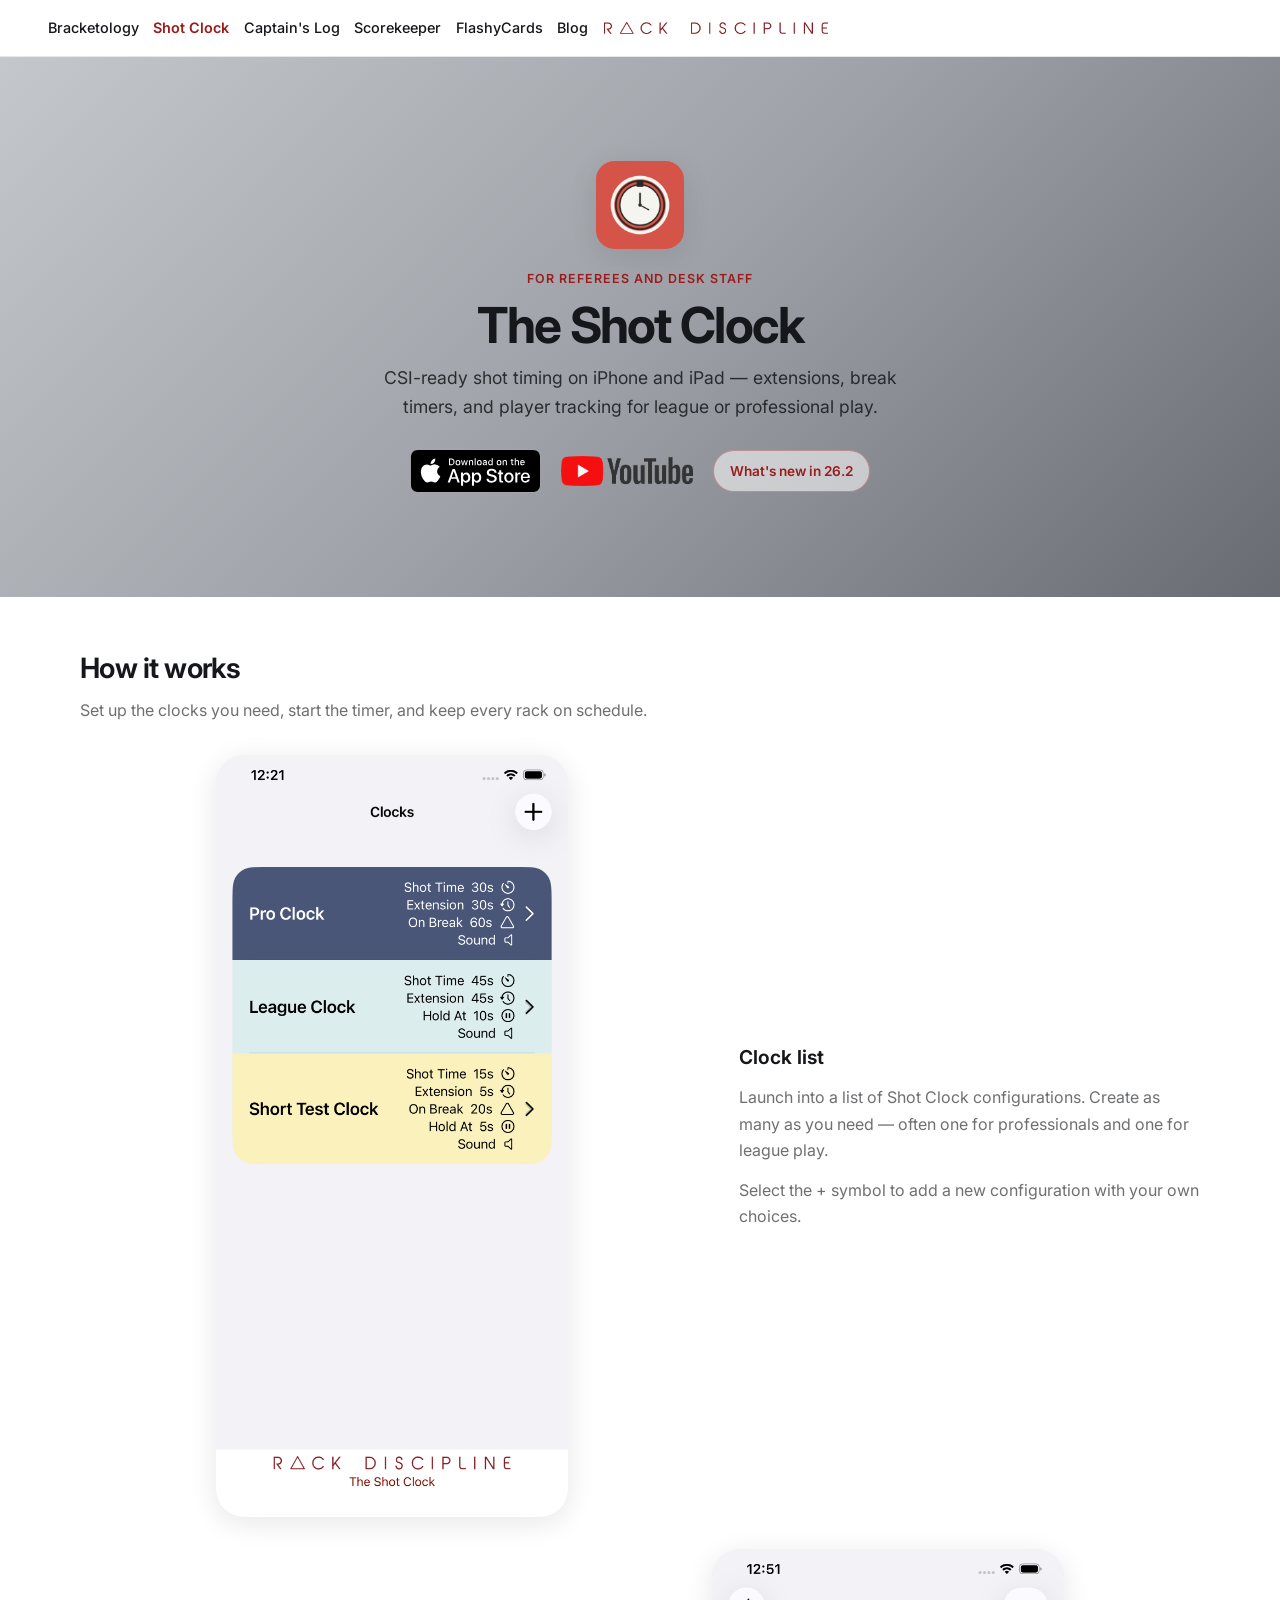
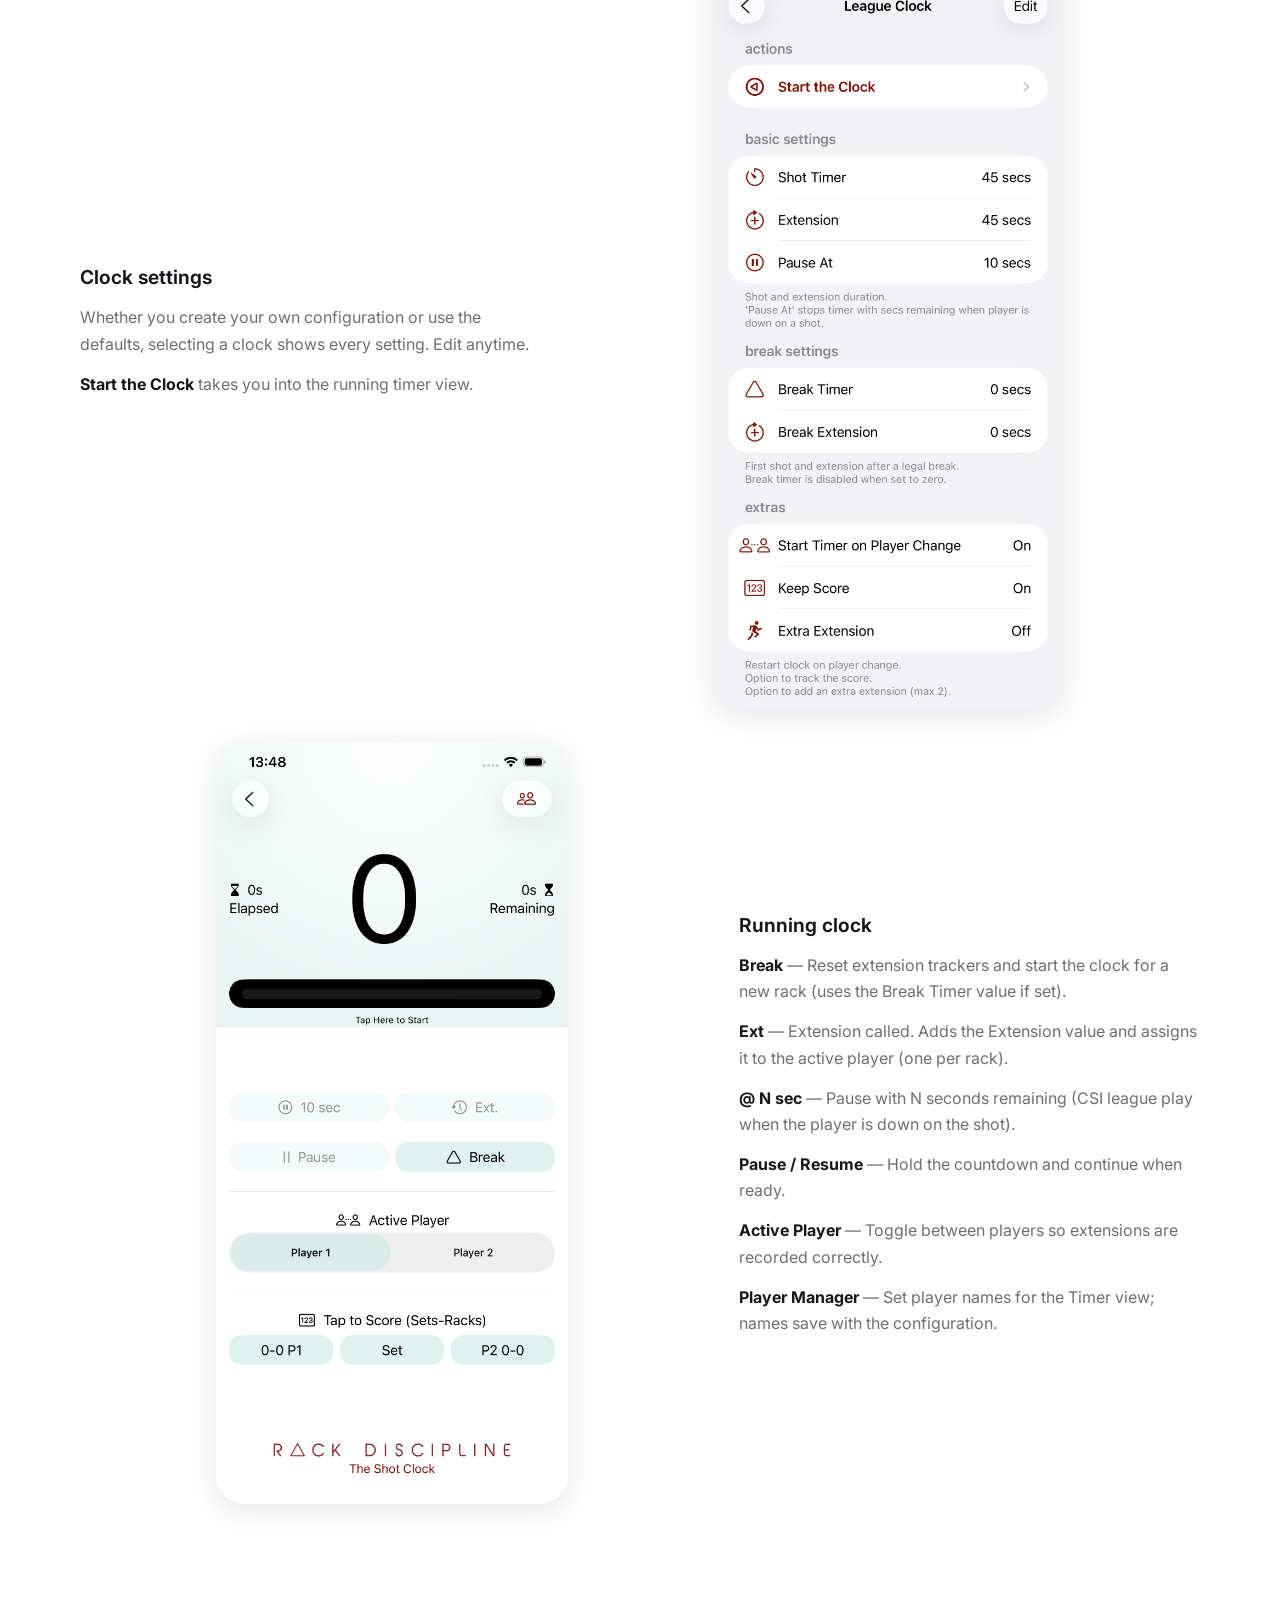
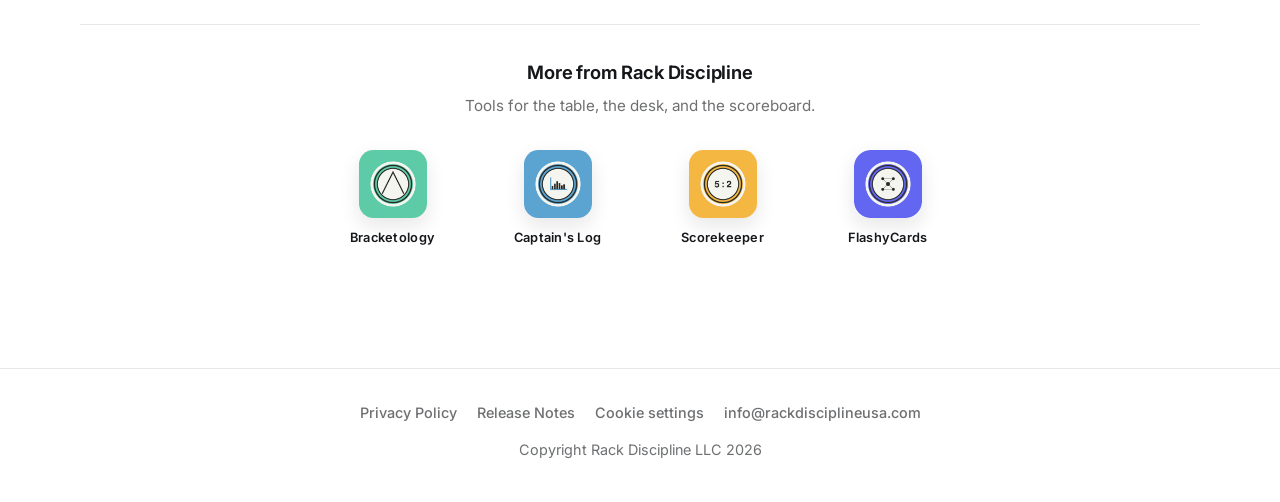
<file: index.html>
<!DOCTYPE html>
<html lang="en">
<head>
  <meta charset="UTF-8">
  <meta name="viewport" content="width=device-width, initial-scale=1.0">
  <title>The Shot Clock: CSI-ready shot clock app for pool referees</title>
  <meta name="description" content="CSI-ready shot timing on iPhone and iPad, with extensions, break timers and player tracking for league and professional pool play.">
  <link rel="canonical" href="https://shotclock.rackdisciplineusa.com/">
  <meta name="apple-itunes-app" content="app-id=6448687219">

  <meta property="og:type" content="website">
  <meta property="og:site_name" content="Rack Discipline LLC">
  <meta property="og:title" content="The Shot Clock: CSI-ready shot clock app for pool referees">
  <meta property="og:description" content="CSI-ready shot timing on iPhone and iPad, with extensions, break timers and player tracking for league and professional pool play.">
  <meta property="og:url" content="https://shotclock.rackdisciplineusa.com/">
  <meta property="og:image" content="https://shotclock.rackdisciplineusa.com/img/Clock%20logo.png">
  <meta property="og:image:alt" content="The Shot Clock app icon">
  <meta name="twitter:card" content="summary">

  <script type="application/ld+json">
  {
    "@context": "https://schema.org",
    "@type": "SoftwareApplication",
    "name": "The Shot Clock",
    "applicationCategory": "SportsApplication",
    "operatingSystem": "iOS, iPadOS",
    "description": "CSI-ready shot timing for referees and desk staff, with extensions, break timers and player tracking.",
    "downloadUrl": "https://apps.apple.com/us/app/the-shot-clock/id6448687219",
    "url": "https://shotclock.rackdisciplineusa.com/",
    "image": "https://shotclock.rackdisciplineusa.com/img/Clock%20logo.png",
    "publisher": {
      "@type": "Organization",
      "name": "Rack Discipline LLC",
      "url": "https://rackdisciplineusa.com"
    }
  }
  </script>
  <link rel="preconnect" href="https://fonts.googleapis.com">
  <link rel="preconnect" href="https://fonts.gstatic.com" crossorigin>
  <link href="https://fonts.googleapis.com/css2?family=Inter:wght@400;500;600;700&display=swap" rel="stylesheet">
  <link rel="stylesheet" href="css/site.css">
  <script src="https://rackdisciplineusa.com/consent.js" defer></script>
</head>
<body>
  <header class="site-header">
    <a class="site-header__brand" href="https://rackdisciplineusa.com">
      <img src="img/RD_HOR_DARK_RED.png" alt="Rack Discipline LLC">
    </a>
    <nav class="site-nav" aria-label="Products">
      <a href="https://bracketology.rackdisciplineusa.com">Bracketology</a>
      <a href="https://shotclock.rackdisciplineusa.com" aria-current="page">Shot Clock</a>
      <a href="https://captainslog.rackdisciplineusa.com">Captain's Log</a>
      <a href="https://scorekeeper.rackdisciplineusa.com">Scorekeeper</a>
      <a href="https://flashycards.rackdisciplineusa.com">FlashyCards</a>
      <a href="https://blog.rackdisciplineusa.com">Blog</a>
    </nav>
  </header>

  <main>
    <section class="hero">
      <img class="hero__product-mark" src="img/Clock logo.png" alt="The Shot Clock app icon">
      <p class="hero__audience">For referees and desk staff</p>
      <h1>The Shot Clock</h1>
      <p class="hero__lede">CSI-ready shot timing on iPhone and iPad — extensions, break timers, and player tracking for league or professional play.</p>
      <div class="hero__actions">
        <a class="store-badge" href="https://apps.apple.com/us/app/the-shot-clock/id6448687219">
          <img src="img/App_store_logo.svg" alt="Download on the App Store">
        </a>
        <a class="yt-badge" href="https://www.youtube.com/@rackdiscipline">
          <img src="img/yt_logo_rgb_light.png" alt="YouTube">
        </a>
        <a class="pill-link" href="releasenotes.html">What's new in 26.2</a>
      </div>
    </section>

    <section class="section">
      <h2 class="section__title">How it works</h2>
      <p class="section__intro">Set up the clocks you need, start the timer, and keep every rack on schedule.</p>

      <article class="feature">
        <div class="feature__media">
          <a href="screenshots/V26.2 Clocks.png" target="_blank" rel="noopener">
            <img class="screenshot" src="screenshots/V26.2 Clocks.png" alt="Clock list">
          </a>
        </div>
        <div class="feature__copy">
          <h3>Clock list</h3>
          <p>Launch into a list of Shot Clock configurations. Create as many as you need — often one for professionals and one for league play.</p>
          <p>Select the + symbol to add a new configuration with your own choices.</p>
        </div>
      </article>

      <article class="feature feature--flip">
        <div class="feature__media">
          <a href="screenshots/V26.2 League Settings.png" target="_blank" rel="noopener">
            <img class="screenshot" src="screenshots/V26.2 League Settings.png" alt="Clock settings">
          </a>
        </div>
        <div class="feature__copy">
          <h3>Clock settings</h3>
          <p>Whether you create your own configuration or use the defaults, selecting a clock shows every setting. Edit anytime.</p>
          <p><strong>Start the Clock</strong> takes you into the running timer view.</p>
        </div>
      </article>

      <article class="feature">
        <div class="feature__media">
          <a href="screenshots/V26.2 League Timer.png" target="_blank" rel="noopener">
            <img class="screenshot" src="screenshots/V26.2 League Timer.png" alt="Running clock">
          </a>
        </div>
        <div class="feature__copy">
          <h3>Running clock</h3>
          <p><strong>Break</strong> — Reset extension trackers and start the clock for a new rack (uses the Break Timer value if set).</p>
          <p><strong>Ext</strong> — Extension called. Adds the Extension value and assigns it to the active player (one per rack).</p>
          <p><strong>@ N sec</strong> — Pause with N seconds remaining (CSI league play when the player is down on the shot).</p>
          <p><strong>Pause / Resume</strong> — Hold the countdown and continue when ready.</p>
          <p><strong>Active Player</strong> — Toggle between players so extensions are recorded correctly.</p>
          <p><strong>Player Manager</strong> — Set player names for the Timer view; names save with the configuration.</p>
        </div>
      </article>
    </section>

    <aside class="sisters">
      <h2>More from Rack Discipline</h2>
      <p class="sisters__lede">Tools for the table, the desk, and the scoreboard.</p>
      <div class="sisters__grid">
        <a class="sister" href="https://bracketology.rackdisciplineusa.com">
          <img src="img/Bracket logo.png" alt="">
          <span>Bracketology</span>
        </a>
        <a class="sister" href="https://captainslog.rackdisciplineusa.com">
          <img src="img/Log logo.png" alt="">
          <span>Captain's Log</span>
        </a>
        <a class="sister" href="https://scorekeeper.rackdisciplineusa.com">
          <img src="img/Scorekeeper logo.png" alt="">
          <span>Scorekeeper</span>
        </a>
        <a class="sister" href="https://flashycards.rackdisciplineusa.com">
          <img src="img/Flashy logo.png" alt="">
          <span>FlashyCards</span>
        </a>
      </div>
    </aside>
  </main>

  <footer class="site-footer">
    <div class="site-footer__links">
      <a href="privacy.html">Privacy Policy</a>
      <a href="releasenotes.html">Release Notes</a>
      <a href="#cookie-settings">Cookie settings</a>
      <a href="mailto:info@rackdisciplineusa.com">info@rackdisciplineusa.com</a>
    </div>
    <p class="site-footer__copy">Copyright Rack Discipline LLC 2026</p>
  </footer>
</body>
</html>
</file>
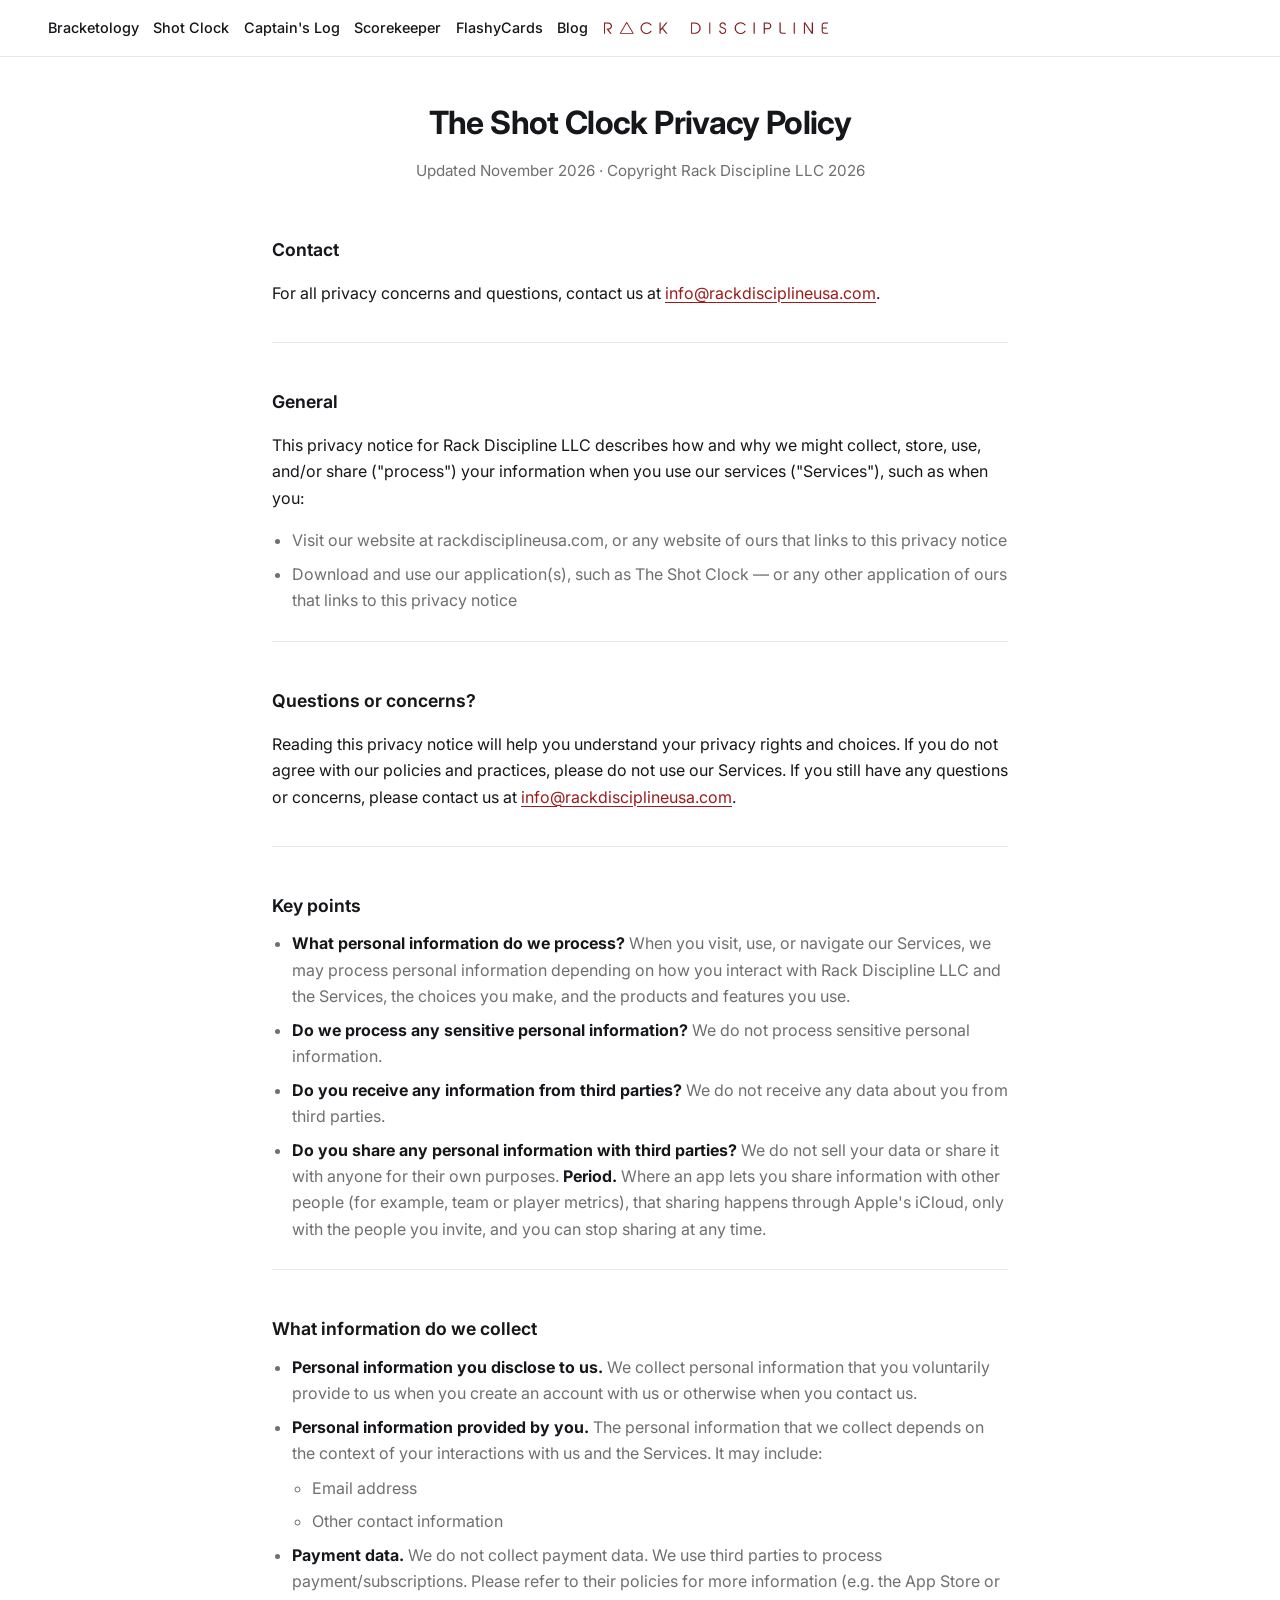
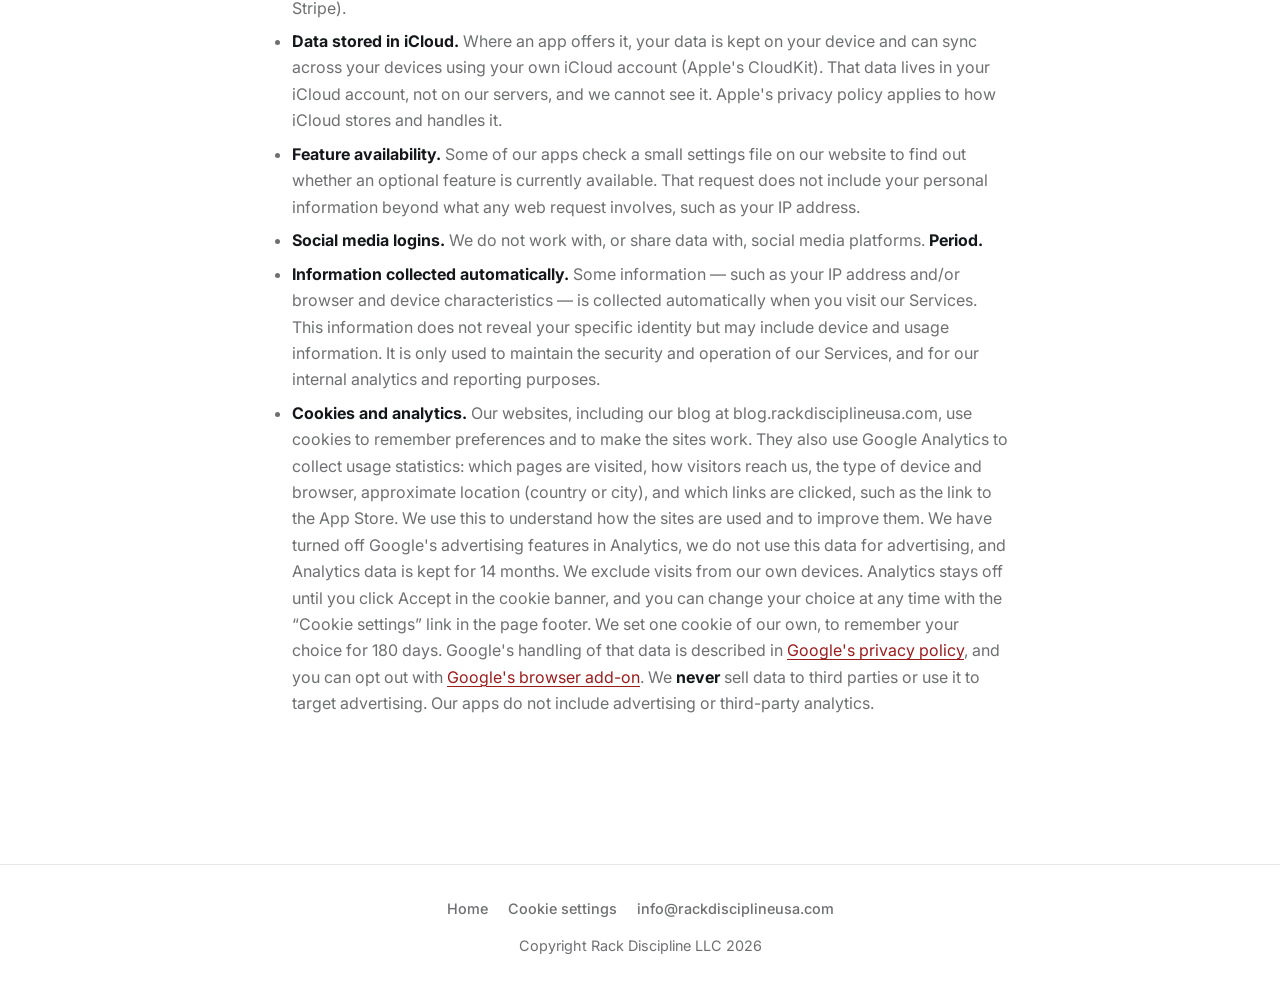
<file: privacy.html>
<!DOCTYPE html>
<html lang="en">
<head>
  <meta charset="UTF-8">
  <meta name="viewport" content="width=device-width, initial-scale=1.0">
  <title>Privacy Policy — The Shot Clock — Rack Discipline LLC</title>
  <link rel="preconnect" href="https://fonts.googleapis.com">
  <link rel="preconnect" href="https://fonts.gstatic.com" crossorigin>
  <link href="https://fonts.googleapis.com/css2?family=Inter:wght@400;500;600;700&display=swap" rel="stylesheet">
  <link rel="stylesheet" href="css/site.css">
  <script src="https://rackdisciplineusa.com/consent.js" defer></script>
</head>
<body>
  <header class="site-header">
    <a class="site-header__brand" href="index.html">
      <img src="img/RD_HOR_DARK_RED.png" alt="Rack Discipline LLC">
    </a>
    <nav class="site-nav" aria-label="Products">
      <a href="https://bracketology.rackdisciplineusa.com">Bracketology</a>
      <a href="index.html">Shot Clock</a>
      <a href="https://captainslog.rackdisciplineusa.com">Captain's Log</a>
      <a href="https://scorekeeper.rackdisciplineusa.com">Scorekeeper</a>
      <a href="https://flashycards.rackdisciplineusa.com">FlashyCards</a>
      <a href="https://blog.rackdisciplineusa.com">Blog</a>
    </nav>
  </header>

  <article class="prose-page">
    <h1>The Shot Clock Privacy Policy</h1>
    <p class="meta">Updated November 2026 · Copyright Rack Discipline LLC 2026</p>

    <div class="prose-block">
      <h2>Contact</h2>
      <p>For all privacy concerns and questions, contact us at
        <a href="mailto:info@rackdisciplineusa.com">info@rackdisciplineusa.com</a>.</p>
    </div>

    <div class="prose-block">
      <h2>General</h2>
      <p>This privacy notice for Rack Discipline LLC describes how and why we might collect,
        store, use, and/or share ("process") your information when you use our services ("Services"), such as when you:</p>
      <ul>
        <li>Visit our website at rackdisciplineusa.com, or any website of ours that links to this privacy notice</li>
        <li>Download and use our application(s), such as The Shot Clock — or any other application of ours that links to this privacy notice</li>
      </ul>
    </div>

    <div class="prose-block">
      <h2>Questions or concerns?</h2>
      <p>Reading this privacy notice will help you understand your privacy rights and choices.
        If you do not agree with our policies and practices, please do not use our Services.
        If you still have any questions or concerns, please contact us at
        <a href="mailto:info@rackdisciplineusa.com">info@rackdisciplineusa.com</a>.</p>
    </div>

    <div class="prose-block">
      <h2>Key points</h2>
      <ul>
        <li><strong>What personal information do we process?</strong> When you visit, use, or navigate our Services, we may process personal information depending on how you interact with Rack Discipline LLC and the Services, the choices you make, and the products and features you use.</li>
        <li><strong>Do we process any sensitive personal information?</strong> We do not process sensitive personal information.</li>
        <li><strong>Do you receive any information from third parties?</strong> We do not receive any data about you from third parties.</li>
        <li><strong>Do you share any personal information with third parties?</strong> We do not sell your data or share it with anyone for their own purposes. <strong>Period.</strong> Where an app lets you share information with other people (for example, team or player metrics), that sharing happens through Apple's iCloud, only with the people you invite, and you can stop sharing at any time.</li>
      </ul>
    </div>

    <div class="prose-block">
      <h2>What information do we collect</h2>
      <ul>
        <li><strong>Personal information you disclose to us.</strong> We collect personal information that you voluntarily provide to us when you create an account with us or otherwise when you contact us.</li>
        <li><strong>Personal information provided by you.</strong> The personal information that we collect depends on the context of your interactions with us and the Services. It may include:
          <ul>
            <li>Email address</li>
            <li>Other contact information</li>
          </ul>
        </li>
        <li><strong>Payment data.</strong> We do not collect payment data. We use third parties to process payment/subscriptions. Please refer to their policies for more information (e.g. the App Store or Stripe).</li>
        <li><strong>Data stored in iCloud.</strong> Where an app offers it, your data is kept on your device and can sync across your devices using your own iCloud account (Apple's CloudKit). That data lives in your iCloud account, not on our servers, and we cannot see it. Apple's privacy policy applies to how iCloud stores and handles it.</li>
        <li><strong>Feature availability.</strong> Some of our apps check a small settings file on our website to find out whether an optional feature is currently available. That request does not include your personal information beyond what any web request involves, such as your IP address.</li>
        <li><strong>Social media logins.</strong> We do not work with, or share data with, social media platforms. <strong>Period.</strong></li>
        <li><strong>Information collected automatically.</strong> Some information — such as your IP address and/or browser and device characteristics — is collected automatically when you visit our Services. This information does not reveal your specific identity but may include device and usage information. It is only used to maintain the security and operation of our Services, and for our internal analytics and reporting purposes.</li>
        <li><strong>Cookies and analytics.</strong> Our websites, including our blog at blog.rackdisciplineusa.com, use cookies to remember preferences and to make the sites work. They also use Google Analytics to collect usage statistics: which pages are visited, how visitors reach us, the type of device and browser, approximate location (country or city), and which links are clicked, such as the link to the App Store. We use this to understand how the sites are used and to improve them. We have turned off Google's advertising features in Analytics, we do not use this data for advertising, and Analytics data is kept for 14 months. We exclude visits from our own devices. Analytics stays off until you click Accept in the cookie banner, and you can change your choice at any time with the &ldquo;Cookie settings&rdquo; link in the page footer. We set one cookie of our own, to remember your choice for 180 days. Google's handling of that data is described in <a href="https://policies.google.com/privacy">Google's privacy policy</a>, and you can opt out with <a href="https://tools.google.com/dlpage/gaoptout">Google's browser add-on</a>. We <strong>never</strong> sell data to third parties or use it to target advertising. Our apps do not include advertising or third-party analytics.</li>
      </ul>
    </div>
  </article>

  <footer class="site-footer">
    <div class="site-footer__links">
      <a href="index.html">Home</a>
      <a href="#cookie-settings">Cookie settings</a>
      <a href="mailto:info@rackdisciplineusa.com">info@rackdisciplineusa.com</a>
    </div>
    <p class="site-footer__copy">Copyright Rack Discipline LLC 2026</p>
  </footer>
</body>
</html>
</file>
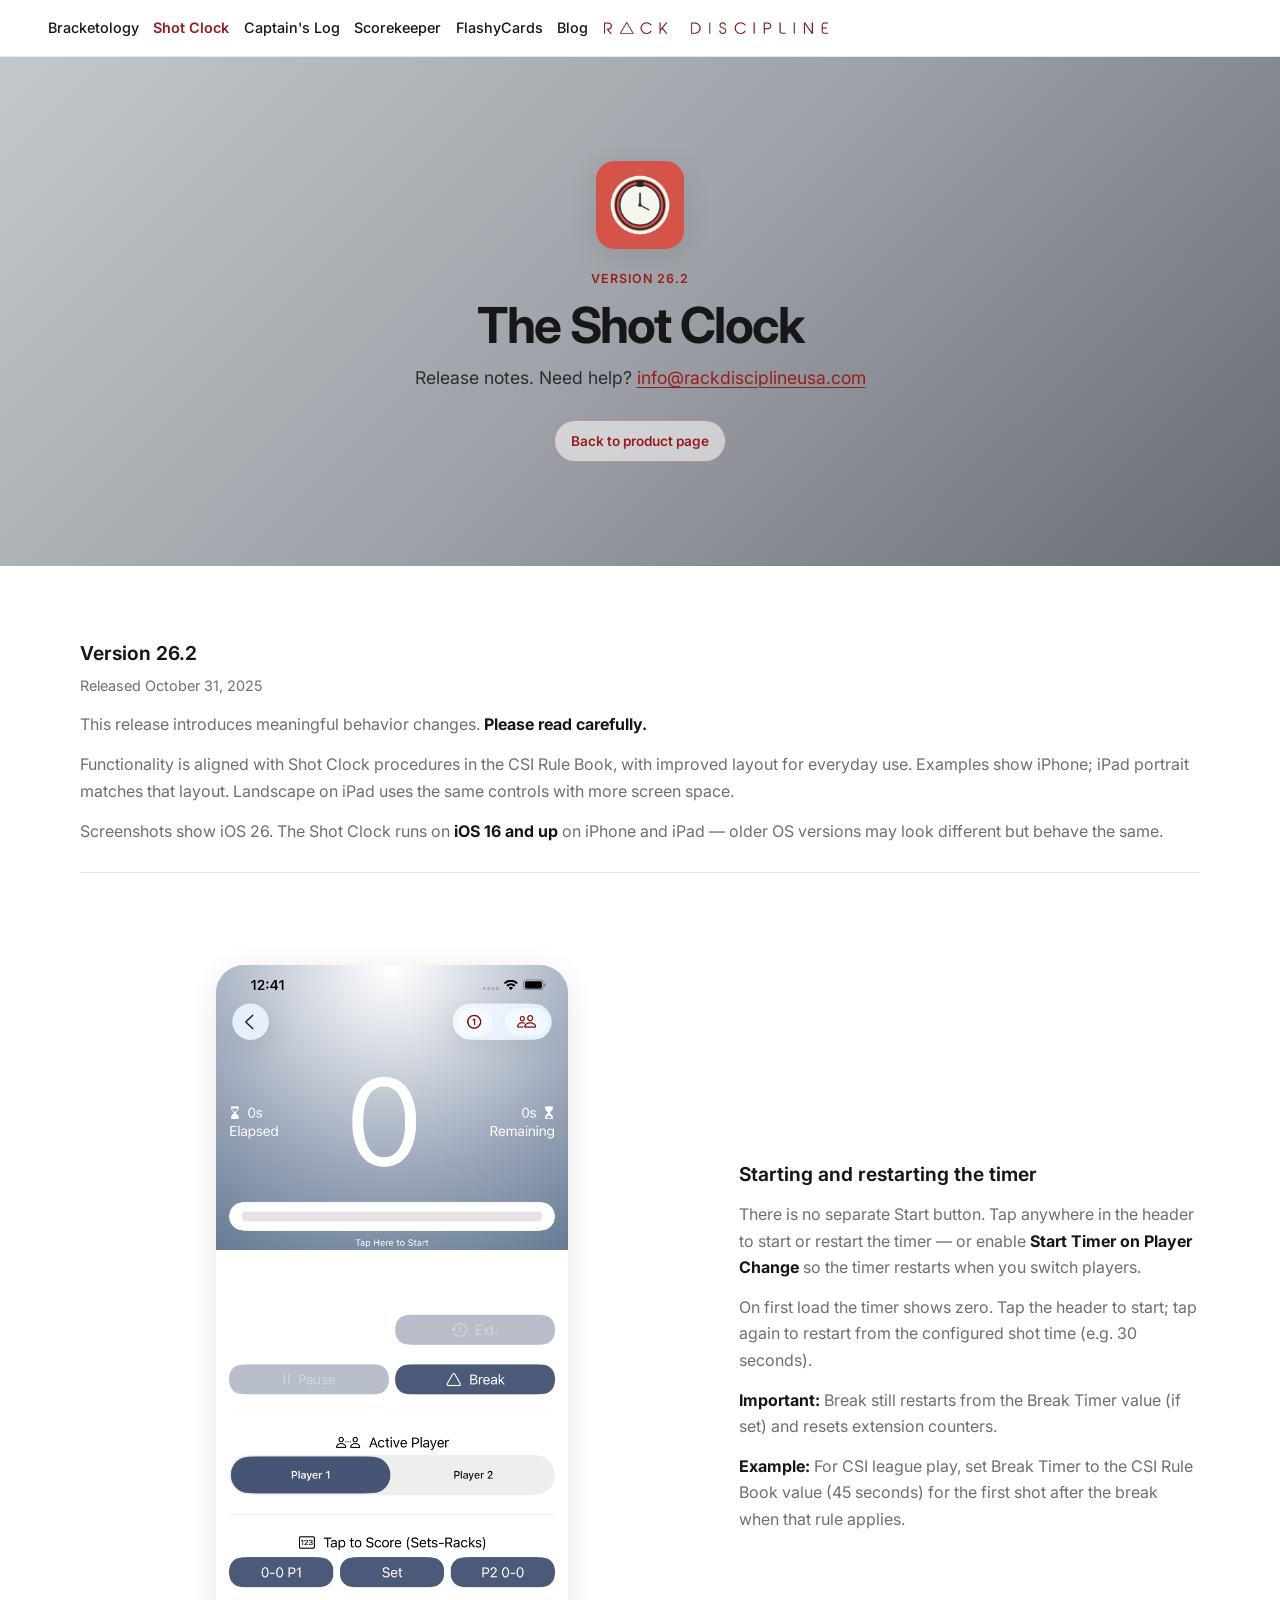
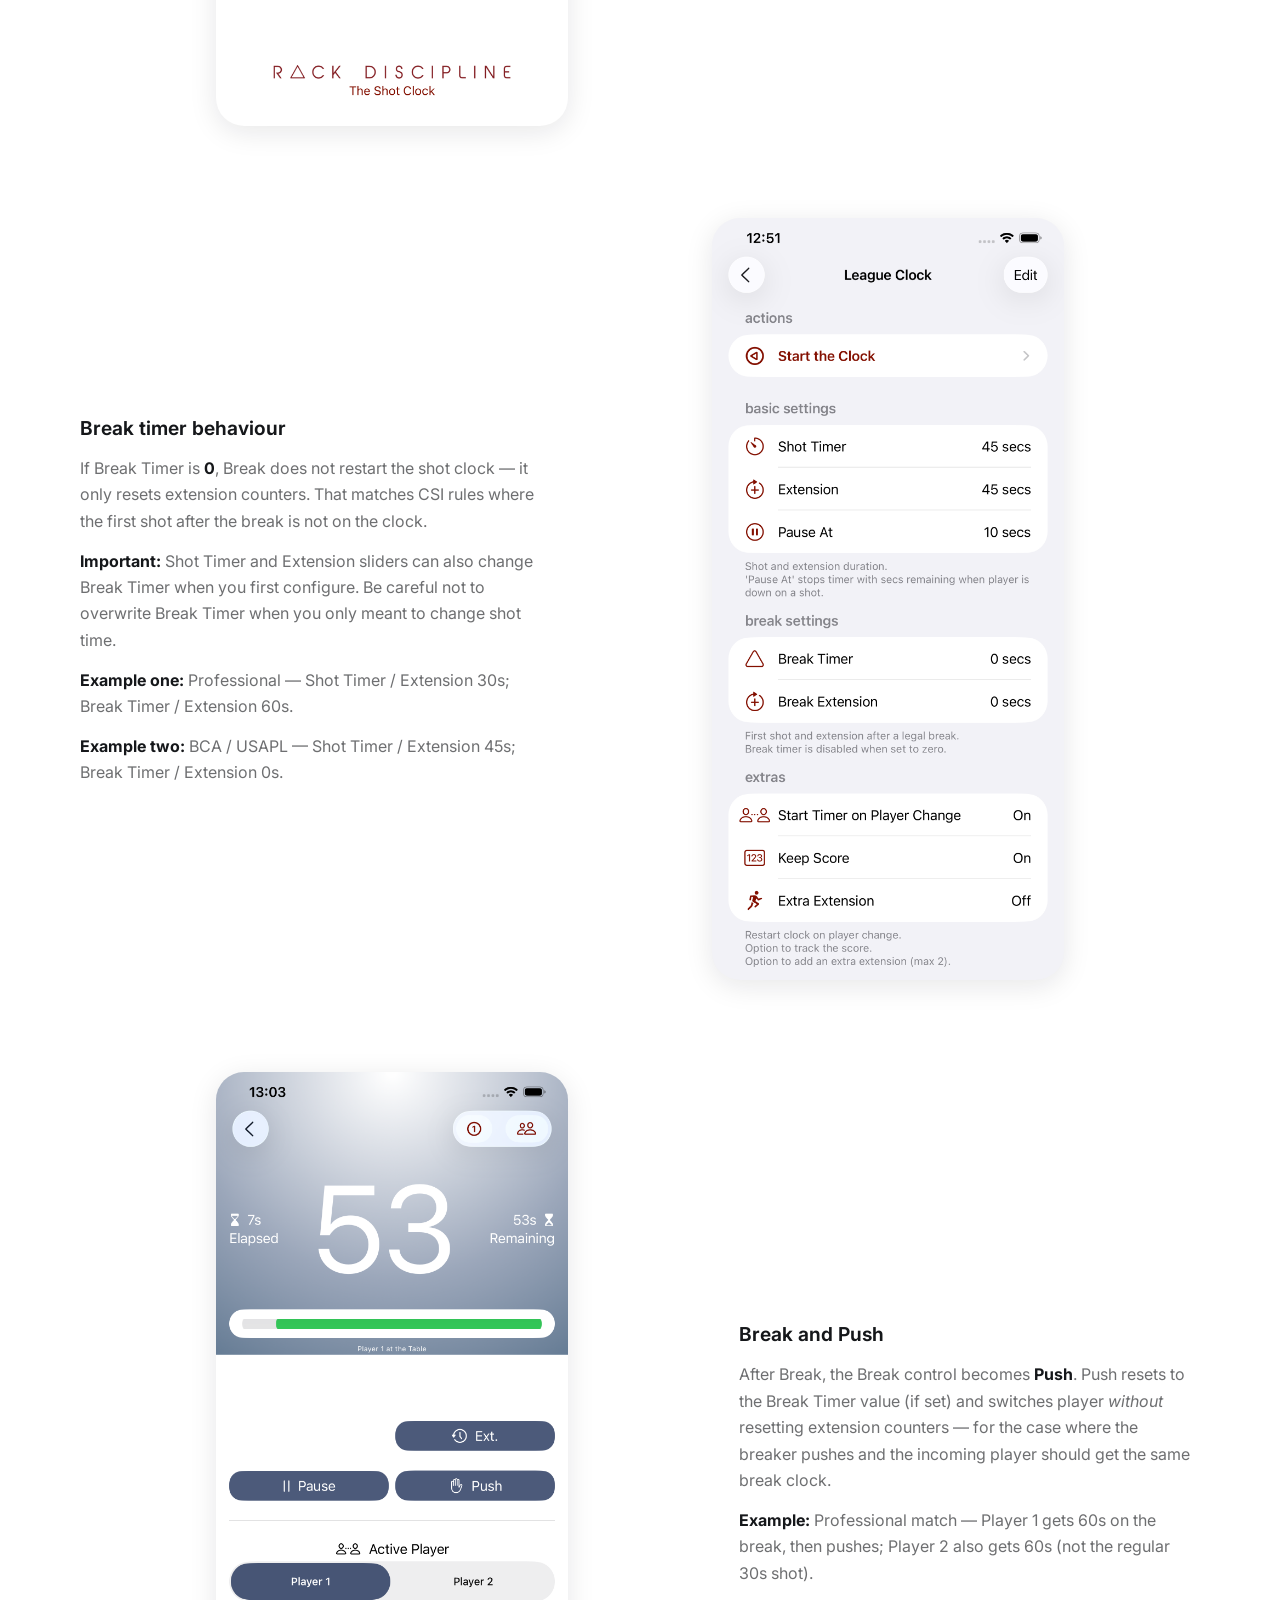
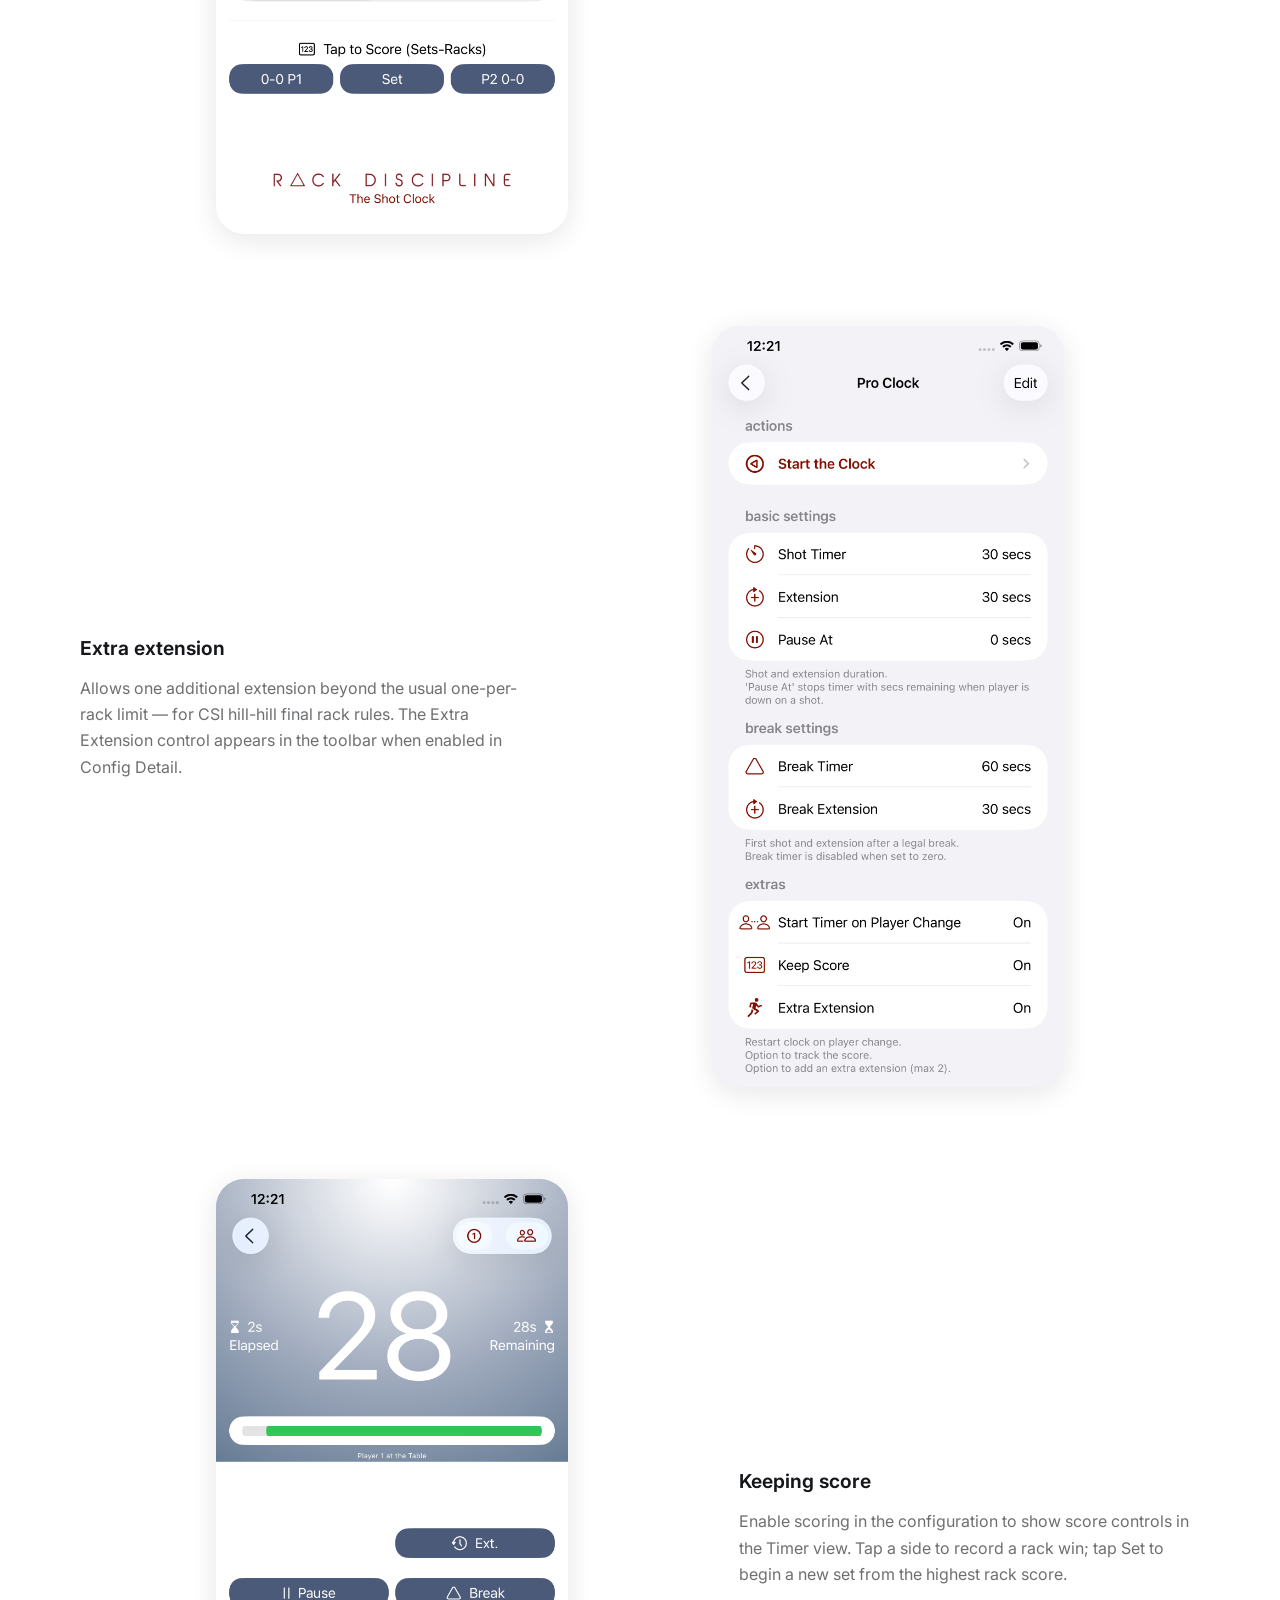
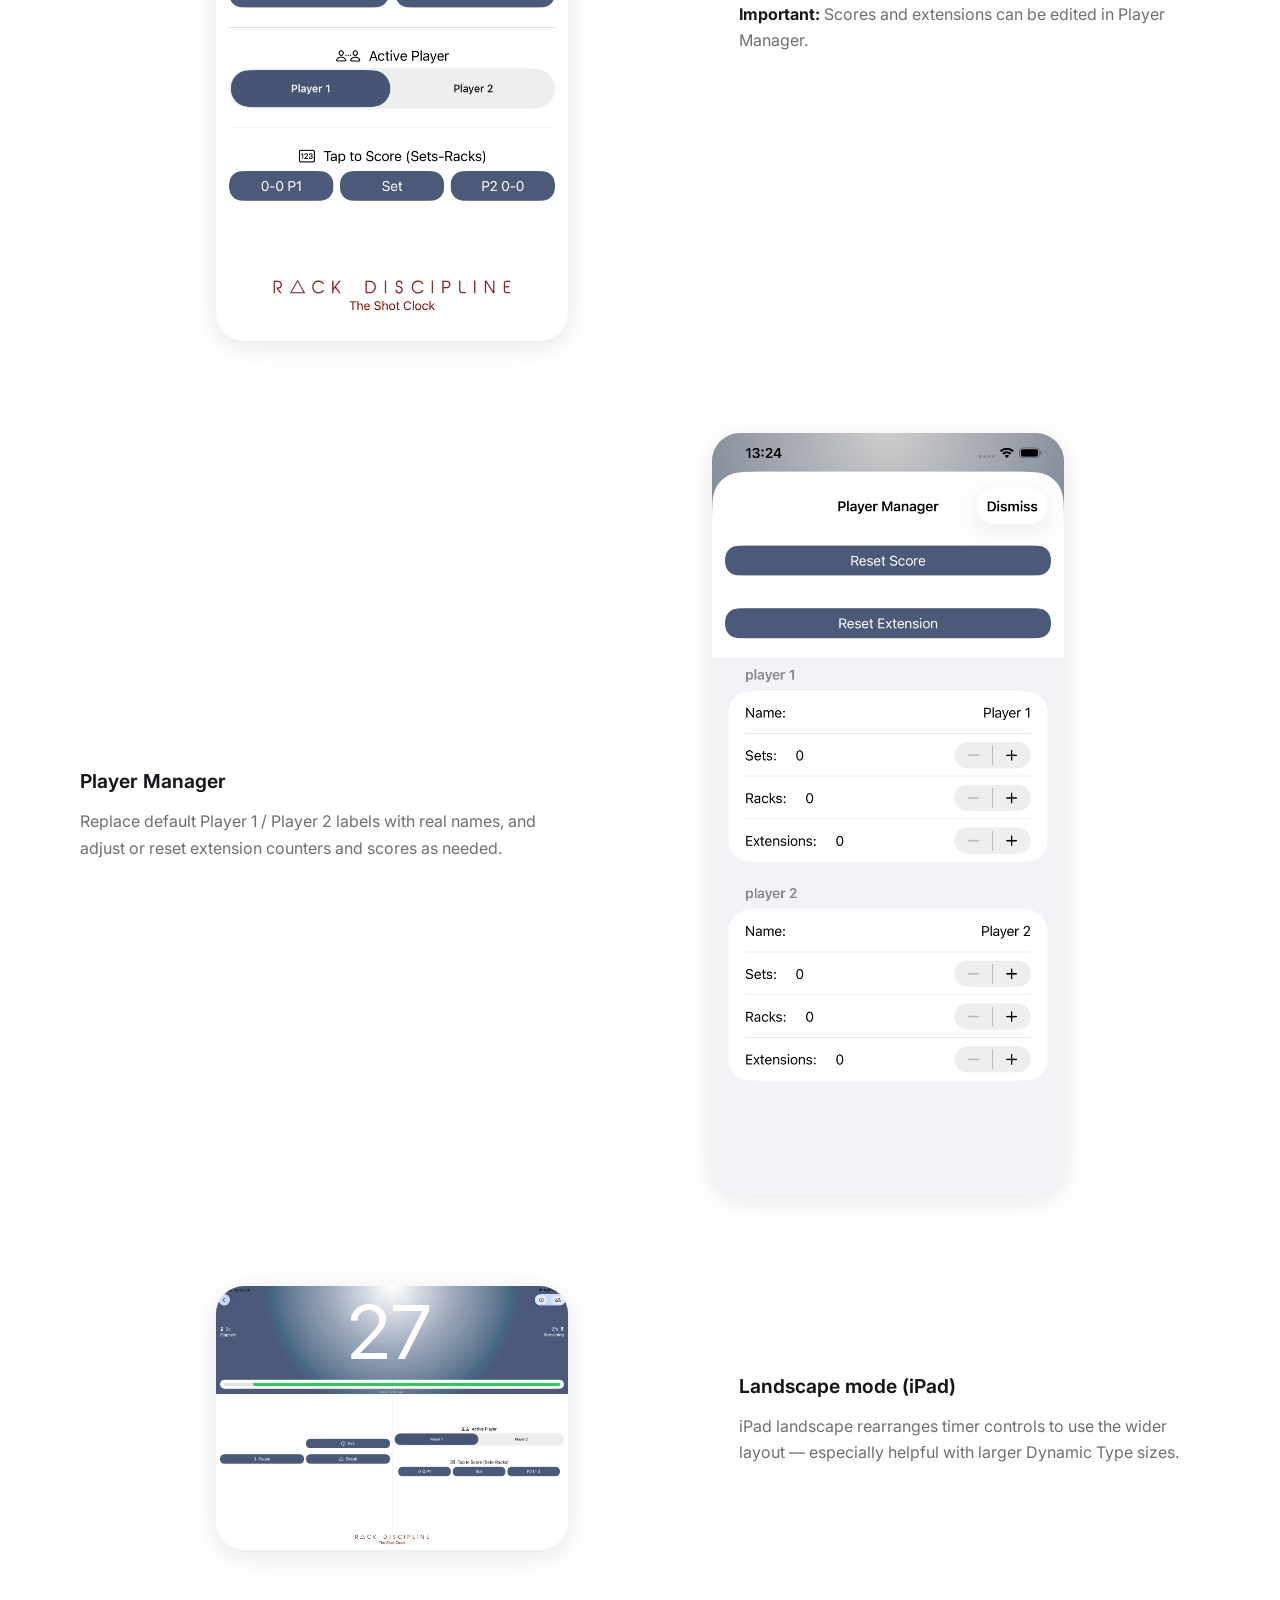
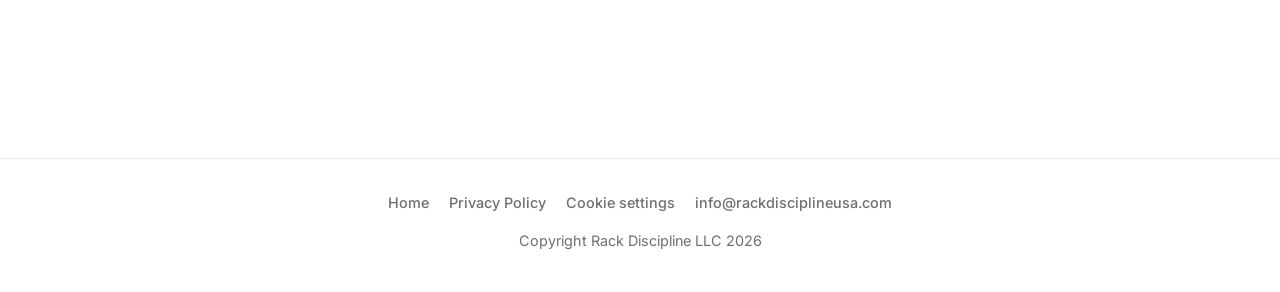
<file: releasenotes.html>
<!DOCTYPE html>
<html lang="en">
<head>
  <meta charset="UTF-8">
  <meta name="viewport" content="width=device-width, initial-scale=1.0">
  <title>Release Notes — The Shot Clock — Rack Discipline LLC</title>
  <link rel="preconnect" href="https://fonts.googleapis.com">
  <link rel="preconnect" href="https://fonts.gstatic.com" crossorigin>
  <link href="https://fonts.googleapis.com/css2?family=Inter:wght@400;500;600;700&display=swap" rel="stylesheet">
  <link rel="stylesheet" href="css/site.css">
  <script src="https://rackdisciplineusa.com/consent.js" defer></script>
</head>
<body>
  <header class="site-header">
    <a class="site-header__brand" href="index.html">
      <img src="img/RD_HOR_DARK_RED.png" alt="Rack Discipline LLC">
    </a>
    <nav class="site-nav" aria-label="Products">
      <a href="https://bracketology.rackdisciplineusa.com">Bracketology</a>
      <a href="index.html" aria-current="page">Shot Clock</a>
      <a href="https://captainslog.rackdisciplineusa.com">Captain's Log</a>
      <a href="https://scorekeeper.rackdisciplineusa.com">Scorekeeper</a>
      <a href="https://flashycards.rackdisciplineusa.com">FlashyCards</a>
      <a href="https://blog.rackdisciplineusa.com">Blog</a>
    </nav>
  </header>

  <main>
    <section class="hero">
      <img class="hero__product-mark" src="img/Clock logo.png" alt="The Shot Clock app icon">
      <p class="hero__audience">Version 26.2</p>
      <h1>The Shot Clock</h1>
      <p class="hero__lede">Release notes. Need help?
        <a href="mailto:info@rackdisciplineusa.com">info@rackdisciplineusa.com</a></p>
      <div class="hero__actions">
        <a class="pill-link" href="index.html">Back to product page</a>
      </div>
    </section>

    <section class="section notes-list">
      <article class="note feature">
        <div class="feature__copy" style="grid-column: 1 / -1;">
          <h3>Version 26.2</h3>
          <p class="note__date">Released October 31, 2025</p>
          <p>This release introduces meaningful behavior changes. <strong>Please read carefully.</strong></p>
          <p>Functionality is aligned with Shot Clock procedures in the CSI Rule Book, with improved layout for everyday use. Examples show iPhone; iPad portrait matches that layout. Landscape on iPad uses the same controls with more screen space.</p>
          <p>Screenshots show iOS 26. The Shot Clock runs on <strong>iOS 16 and up</strong> on iPhone and iPad — older OS versions may look different but behave the same.</p>
        </div>
      </article>

      <article class="feature">
        <div class="feature__media">
          <a href="screenshots/V26.2 Timer 0.png" target="_blank" rel="noopener">
            <img class="screenshot" src="screenshots/V26.2 Timer 0.png" alt="Timer view">
          </a>
        </div>
        <div class="feature__copy">
          <h3>Starting and restarting the timer</h3>
          <p>There is no separate Start button. Tap anywhere in the header to start or restart the timer — or enable <strong>Start Timer on Player Change</strong> so the timer restarts when you switch players.</p>
          <p>On first load the timer shows zero. Tap the header to start; tap again to restart from the configured shot time (e.g. 30 seconds).</p>
          <p><strong>Important:</strong> Break still restarts from the Break Timer value (if set) and resets extension counters.</p>
          <p><strong>Example:</strong> For CSI league play, set Break Timer to the CSI Rule Book value (45 seconds) for the first shot after the break when that rule applies.</p>
        </div>
      </article>

      <article class="feature feature--flip">
        <div class="feature__media">
          <a href="screenshots/V26.2 League Settings.png" target="_blank" rel="noopener">
            <img class="screenshot" src="screenshots/V26.2 League Settings.png" alt="League settings">
          </a>
        </div>
        <div class="feature__copy">
          <h3>Break timer behaviour</h3>
          <p>If Break Timer is <strong>0</strong>, Break does not restart the shot clock — it only resets extension counters. That matches CSI rules where the first shot after the break is not on the clock.</p>
          <p><strong>Important:</strong> Shot Timer and Extension sliders can also change Break Timer when you first configure. Be careful not to overwrite Break Timer when you only meant to change shot time.</p>
          <p><strong>Example one:</strong> Professional — Shot Timer / Extension 30s; Break Timer / Extension 60s.</p>
          <p><strong>Example two:</strong> BCA / USAPL — Shot Timer / Extension 45s; Break Timer / Extension 0s.</p>
        </div>
      </article>

      <article class="feature">
        <div class="feature__media">
          <a href="screenshots/V26.2 Push.png" target="_blank" rel="noopener">
            <img class="screenshot" src="screenshots/V26.2 Push.png" alt="Push button">
          </a>
        </div>
        <div class="feature__copy">
          <h3>Break and Push</h3>
          <p>After Break, the Break control becomes <strong>Push</strong>. Push resets to the Break Timer value (if set) and switches player <em>without</em> resetting extension counters — for the case where the breaker pushes and the incoming player should get the same break clock.</p>
          <p><strong>Example:</strong> Professional match — Player 1 gets 60s on the break, then pushes; Player 2 also gets 60s (not the regular 30s shot).</p>
        </div>
      </article>

      <article class="feature feature--flip">
        <div class="feature__media">
          <a href="screenshots/V26.2 Config Detail.png" target="_blank" rel="noopener">
            <img class="screenshot" src="screenshots/V26.2 Config Detail.png" alt="Config detail">
          </a>
        </div>
        <div class="feature__copy">
          <h3>Extra extension</h3>
          <p>Allows one additional extension beyond the usual one-per-rack limit — for CSI hill-hill final rack rules. The Extra Extension control appears in the toolbar when enabled in Config Detail.</p>
        </div>
      </article>

      <article class="feature">
        <div class="feature__media">
          <a href="screenshots/V26.2 Timer.png" target="_blank" rel="noopener">
            <img class="screenshot" src="screenshots/V26.2 Timer.png" alt="Timer with score">
          </a>
        </div>
        <div class="feature__copy">
          <h3>Keeping score</h3>
          <p>Enable scoring in the configuration to show score controls in the Timer view. Tap a side to record a rack win; tap Set to begin a new set from the highest rack score.</p>
          <p><strong>Important:</strong> Scores and extensions can be edited in Player Manager.</p>
        </div>
      </article>

      <article class="feature feature--flip">
        <div class="feature__media">
          <a href="screenshots/V26.2 Player Manager.png" target="_blank" rel="noopener">
            <img class="screenshot" src="screenshots/V26.2 Player Manager.png" alt="Player Manager">
          </a>
        </div>
        <div class="feature__copy">
          <h3>Player Manager</h3>
          <p>Replace default Player 1 / Player 2 labels with real names, and adjust or reset extension counters and scores as needed.</p>
        </div>
      </article>

      <article class="feature">
        <div class="feature__media">
          <a href="screenshots/V26.2 iPad Timer.png" target="_blank" rel="noopener">
            <img class="screenshot" src="screenshots/V26.2 iPad Timer.png" alt="iPad landscape timer">
          </a>
        </div>
        <div class="feature__copy">
          <h3>Landscape mode (iPad)</h3>
          <p>iPad landscape rearranges timer controls to use the wider layout — especially helpful with larger Dynamic Type sizes.</p>
        </div>
      </article>
    </section>
  </main>

  <footer class="site-footer">
    <div class="site-footer__links">
      <a href="index.html">Home</a>
      <a href="privacy.html">Privacy Policy</a>
      <a href="#cookie-settings">Cookie settings</a>
      <a href="mailto:info@rackdisciplineusa.com">info@rackdisciplineusa.com</a>
    </div>
    <p class="site-footer__copy">Copyright Rack Discipline LLC 2026</p>
  </footer>
</body>
</html>
</file>
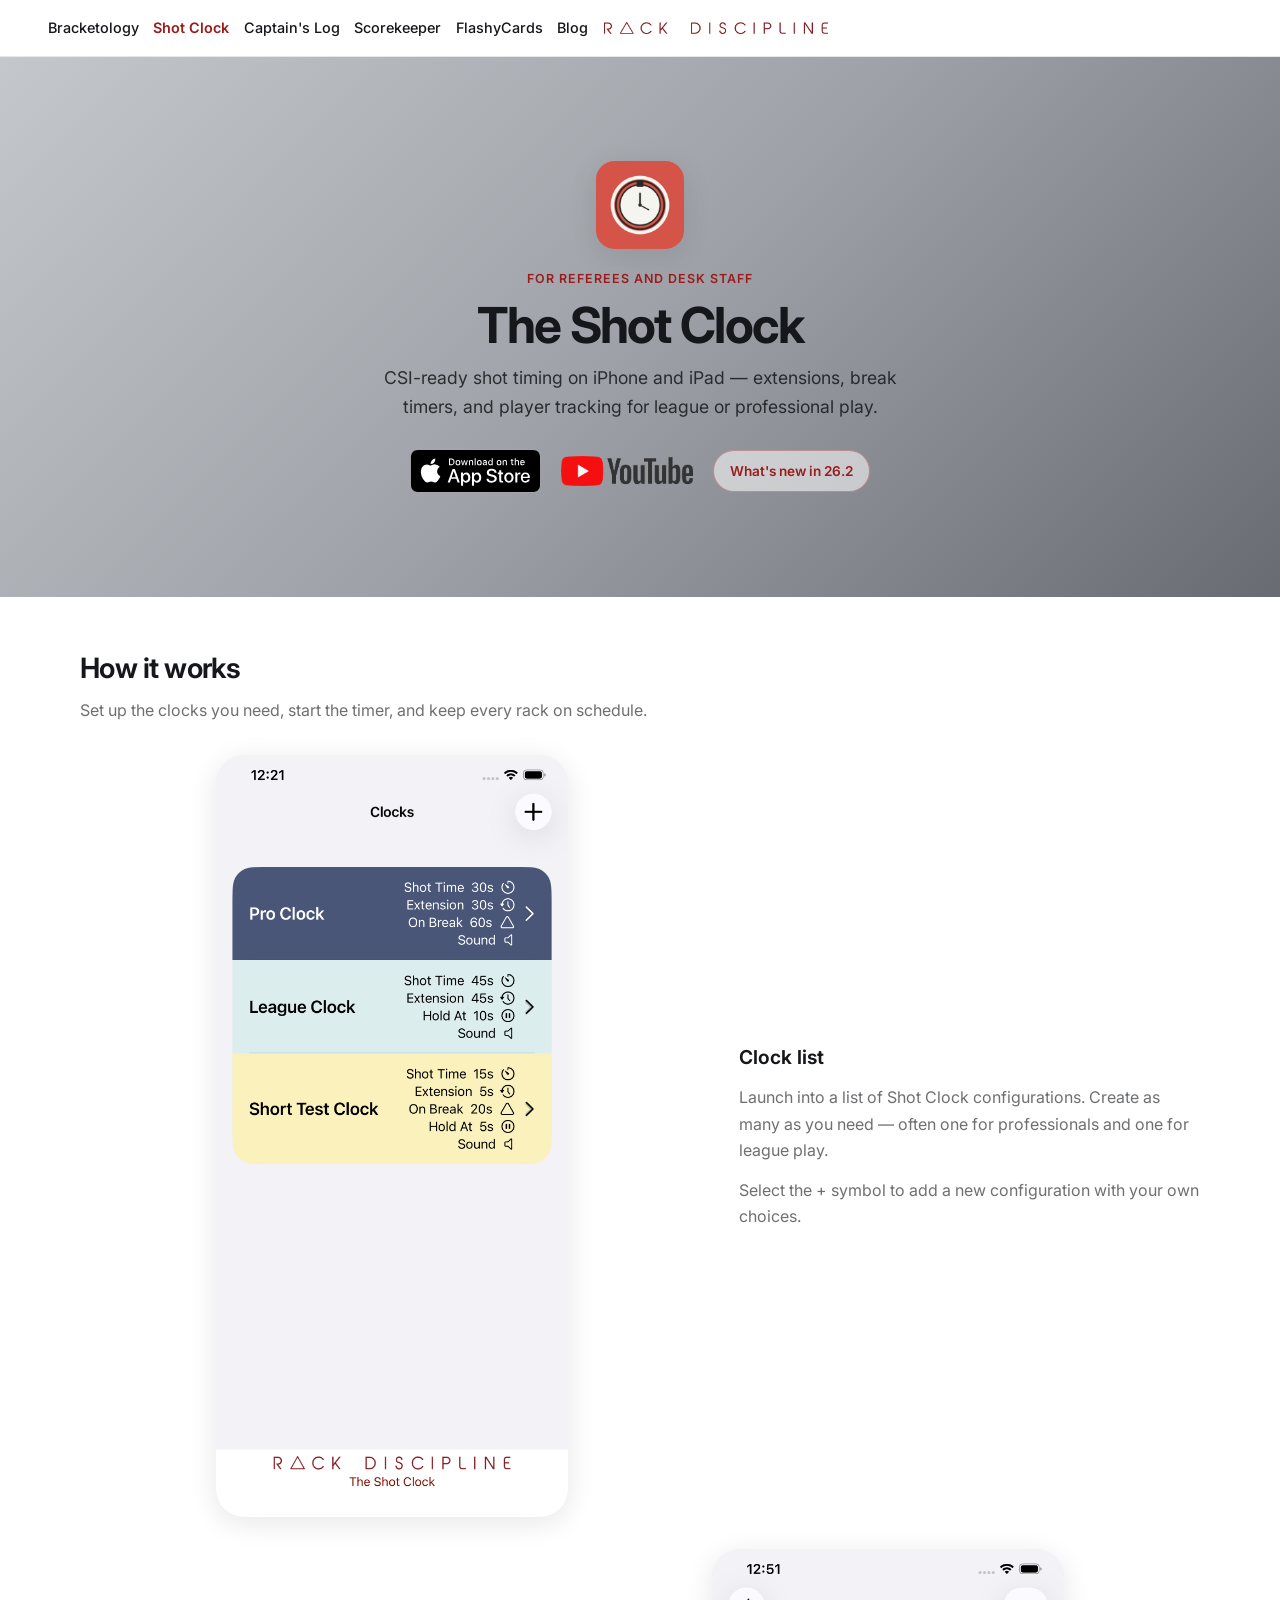
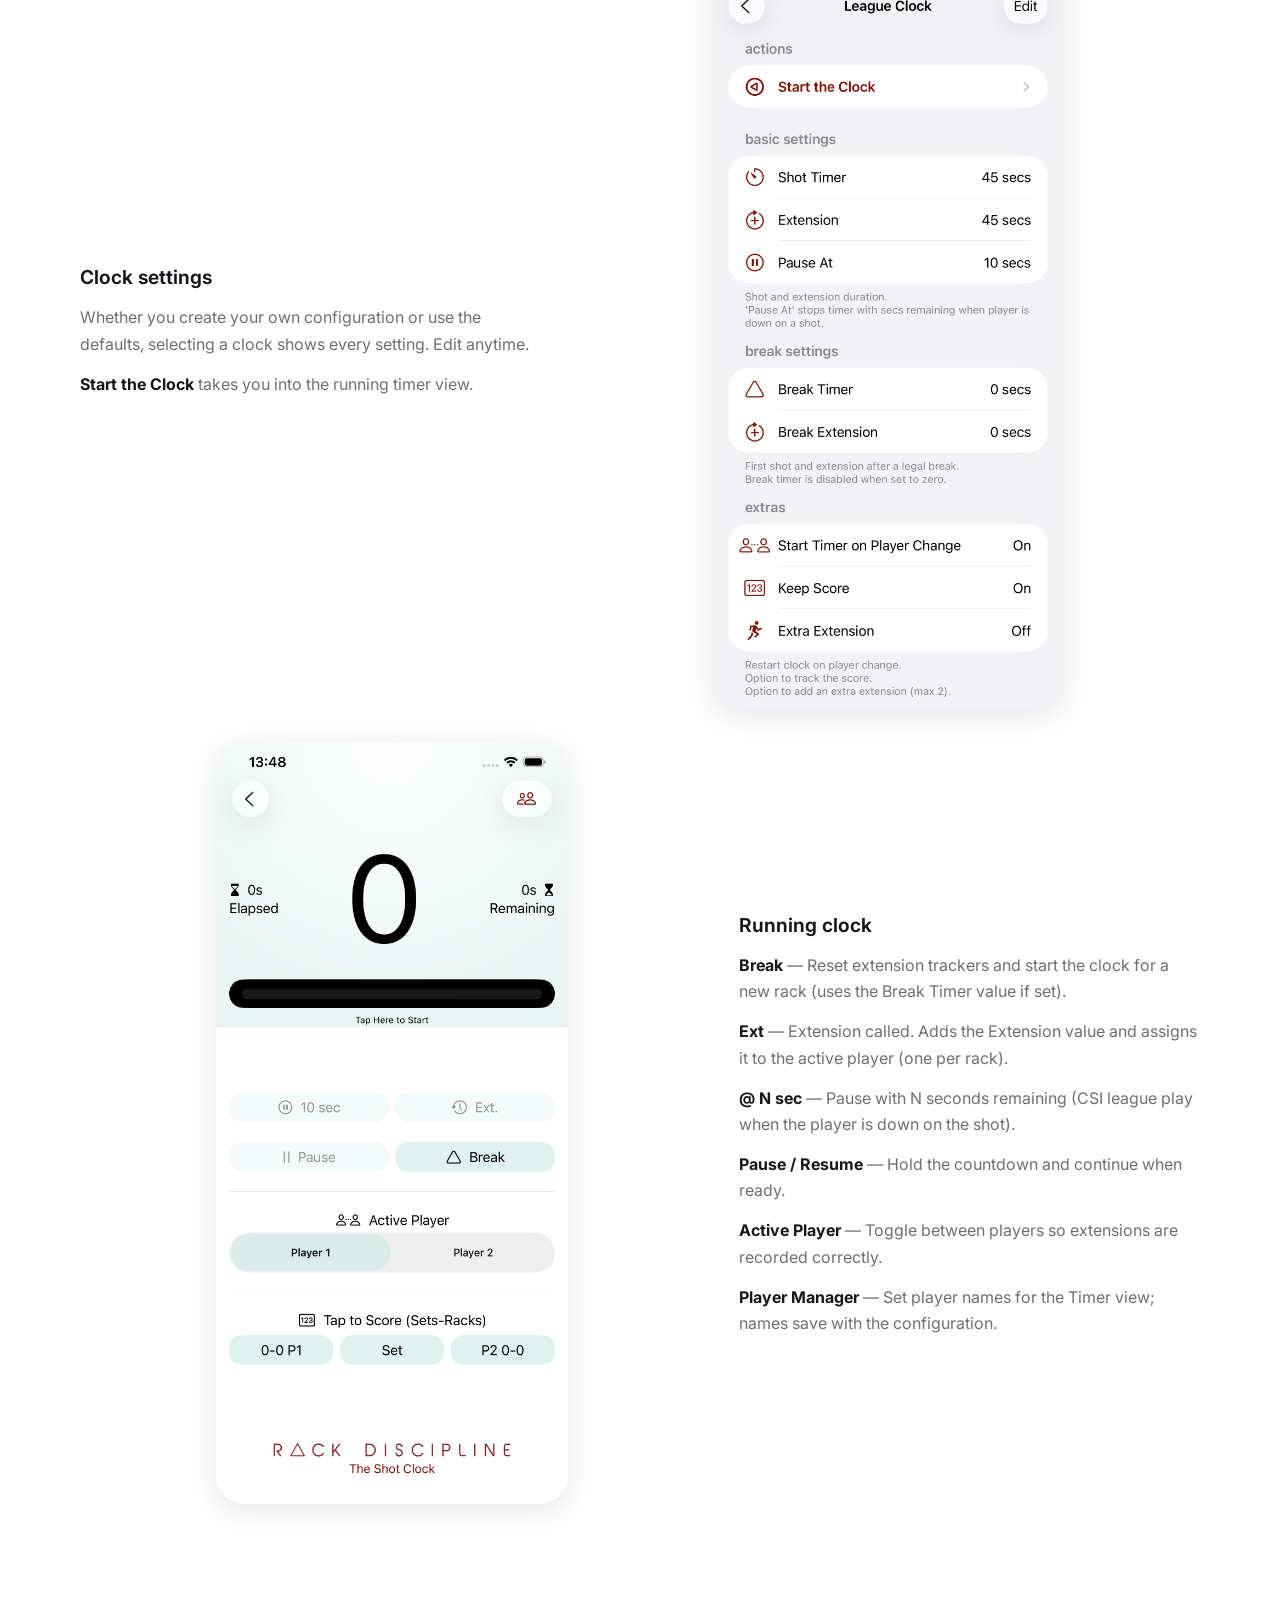
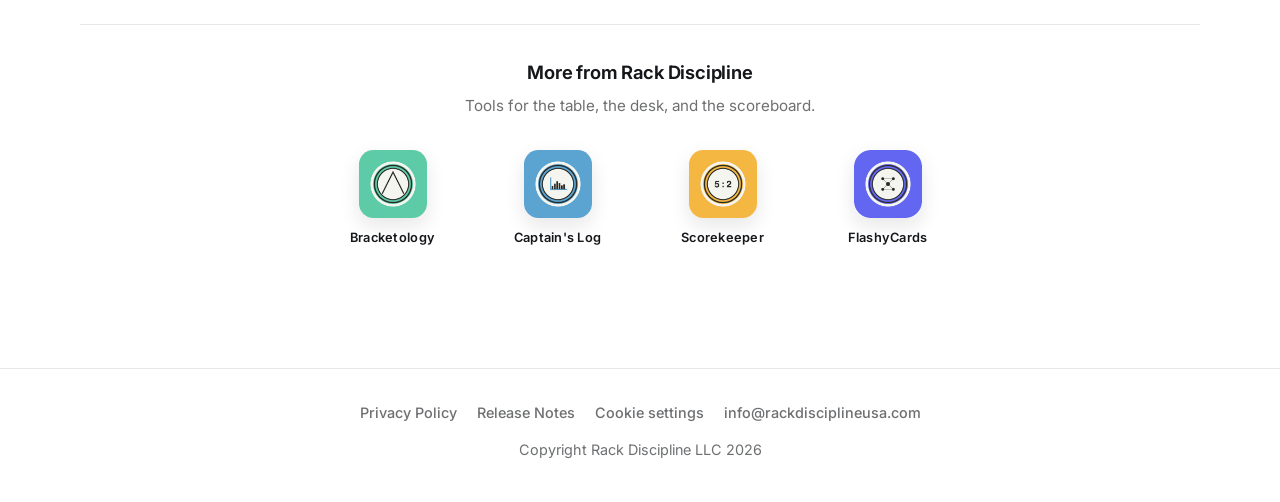
<file: shotclock.html>
<!DOCTYPE html>
<html lang="en">
<head>
  <meta charset="UTF-8">
  <meta http-equiv="refresh" content="0; url=index.html">
  <link rel="canonical" href="index.html">
  <title>Redirecting…</title>
  <script>location.replace('index.html');</script>
</head>
<body>
  <p><a href="index.html">Continue to the product page</a></p>
</body>
</html>
</file>
<file: css/site.css>
/* Rack Discipline LLC — shared site styles (copy into each product site via scripts/sync-shared.sh) */

:root {
  --brand-crimson: #9b1c1c;
  --brand-crimson-deep: #6e1212;
  --ink: #15171a;
  --ink-muted: rgba(21, 23, 26, 0.62);
  --paper: #ffffff;
  --paper-elevated: #ffffff;
  --line: rgba(21, 23, 26, 0.1);
  --felt: #1e4d3a;
  --felt-soft: rgba(30, 77, 58, 0.08);
  --shadow: 0 6px 28px rgba(21, 23, 26, 0.1);
  --radius: 4px;
  --max: 70rem;
  --font-display: "Inter", -apple-system, BlinkMacSystemFont, "Segoe UI", Roboto, "Helvetica Neue", sans-serif;
  --font-body: "Inter", -apple-system, BlinkMacSystemFont, "Segoe UI", Roboto, "Helvetica Neue", sans-serif;
}

*,
*::before,
*::after {
  box-sizing: border-box;
}

html {
  scroll-behavior: smooth;
}

body {
  margin: 0;
  min-height: 100vh;
  font-family: var(--font-body);
  font-size: 1rem;
  line-height: 1.65;
  -webkit-font-smoothing: antialiased;
  color: var(--ink);
  background: var(--paper);
}

img {
  max-width: 100%;
  height: auto;
}

a {
  color: var(--brand-crimson);
  text-decoration-thickness: 1px;
  text-underline-offset: 0.18em;
  transition: color 0.2s ease, opacity 0.2s ease;
}

a:hover {
  color: var(--brand-crimson-deep);
}

/* —— Layout —— */
.site-header {
  position: sticky;
  top: 0;
  z-index: 40;
  display: flex;
  flex-direction: column;
  align-items: center;
  gap: 0.75rem;
  padding: 0.9rem clamp(1rem, 4vw, 2.5rem) 1rem;
  background: #fff;
  border-bottom: 1px solid var(--line);
}

@media (min-width: 76rem) {
  .site-header {
    display: grid;
    grid-template-columns: 1fr auto 1fr;
    align-items: center;
    gap: 1rem;
    padding: 1rem clamp(1.5rem, 4vw, 3rem);
  }

  .site-header .site-header__brand {
    grid-column: 2;
    grid-row: 1;
    max-width: 14rem;
  }

  .site-header .site-nav {
    grid-column: 1;
    grid-row: 1;
    flex-wrap: nowrap;
    gap: 0 0.9rem;
    justify-content: flex-start;
    font-size: 0.9rem;
    white-space: nowrap;
  }
}

.site-header__brand {
  display: block;
  max-width: min(16rem, 72vw);
}

.site-header__brand img {
  display: block;
  width: 100%;
  height: auto;
  max-height: 2.35rem;
  object-fit: contain;
  object-position: center;
}

.site-nav {
  display: flex;
  flex-wrap: wrap;
  gap: 0.4rem 1rem;
  justify-content: center;
  font-family: var(--font-display);
  font-size: 0.92rem;
  font-weight: 500;
}

.site-nav a {
  color: var(--ink);
  text-decoration: none;
}

.site-nav a:hover,
.site-nav a[aria-current="page"] {
  color: var(--brand-crimson);
}

.site-nav a[aria-current="page"] {
  font-weight: 600;
}

main {
  width: min(100% - 2rem, var(--max));
  margin: 0 auto;
  padding-bottom: 4rem;
}

/* —— Hero —— */
.hero {
  position: relative;
  padding: clamp(2.5rem, 8vw, 5rem) 0 clamp(2rem, 5vw, 3.5rem);
  text-align: center;
  overflow: hidden;
}

.hero > * {
  position: relative;
}

.hero__product-mark {
  width: 5.5rem;
  height: 5.5rem;
  object-fit: contain;
  margin: 0 auto 1.25rem;
  display: block;
  border-radius: 1.15rem;
  box-shadow: var(--shadow);
  animation: mark-in 0.7s ease both;
}

@keyframes mark-in {
  from { opacity: 0; transform: translateY(12px) scale(0.96); }
  to { opacity: 1; transform: none; }
}

.hero h1.hero__logo {
  margin: 0 auto 1.1rem;
  max-width: min(30rem, 88vw);
  line-height: 0;
}

.hero__logo img {
  display: block;
  width: 100%;
  height: auto;
}

.hero__audience {
  margin: 0 0 0.55rem;
  font-family: var(--font-display);
  font-size: 0.78rem;
  font-weight: 600;
  letter-spacing: 0.08em;
  text-transform: uppercase;
  color: var(--brand-crimson);
  animation: mark-in 0.7s 0.05s ease both;
}

.hero h1 {
  margin: 0 0 0.65rem;
  font-family: var(--font-display);
  font-size: clamp(2rem, 5.5vw, 3.1rem);
  font-weight: 700;
  letter-spacing: -0.035em;
  line-height: 1.1;
  color: var(--ink);
  animation: mark-in 0.7s 0.1s ease both;
}

.hero__lede {
  margin: 0 auto 1.75rem;
  max-width: 34rem;
  color: rgba(21, 23, 26, 0.85);
  font-size: 1.1rem;
  animation: mark-in 0.7s 0.16s ease both;
}

.hero__actions {
  display: flex;
  flex-wrap: wrap;
  gap: 0.85rem 1.25rem;
  justify-content: center;
  align-items: center;
  animation: mark-in 0.7s 0.24s ease both;
}

.store-badge img {
  height: 2.75rem;
  width: auto;
  display: block;
  transition: transform 0.25s ease;
}

.store-badge:hover img {
  transform: translateY(-2px);
}

.yt-badge img {
  height: 1.85rem;
  width: auto;
  display: block;
  opacity: 0.9;
}

.yt-badge:hover img {
  opacity: 1;
}

.pill-link {
  display: inline-flex;
  align-items: center;
  padding: 0.55rem 1rem;
  font-family: var(--font-display);
  font-size: 0.85rem;
  font-weight: 600;
  color: var(--brand-crimson);
  text-decoration: none;
  border: 1px solid rgba(155, 28, 28, 0.35);
  border-radius: 999px;
  background: rgba(255, 255, 255, 0.55);
  transition: background 0.2s ease, border-color 0.2s ease, transform 0.2s ease;
}

.pill-link:hover {
  background: #fff;
  border-color: var(--brand-crimson);
  transform: translateY(-1px);
}

/* —— Grey full-width hero band, like the blog's cover (every page with a .hero) —— */
body { overflow-x: clip; }  /* the band extends to the viewport edges; never let it create a horizontal scrollbar */

.hero {
  overflow: visible;
  padding: clamp(3.5rem, 10vw, 6.5rem) 0;
  isolation: isolate;
}

.hero::before {
  content: "";
  position: absolute;
  inset: 0 calc(50% - 50vw);
  z-index: -1;
  background: linear-gradient(135deg, #c4c7cb 0%, #9ea2a8 50%, #686c72 100%);  /* soft diagonal, darkest in the bottom-right corner */
}

/* —— Sections —— */
.section {
  margin: 2.5rem 0;
  padding: 0.5rem 0 2.5rem;
  border-bottom: 1px solid var(--line);
}

.section:last-of-type {
  border-bottom: 0;
}

.section__title {
  margin: 0 0 0.35rem;
  font-family: var(--font-display);
  font-size: clamp(1.35rem, 3vw, 1.75rem);
  font-weight: 650;
  letter-spacing: -0.02em;
}

.section__intro {
  margin: 0 0 1.5rem;
  color: var(--ink-muted);
  max-width: 40rem;
}

.feature {
  display: grid;
  grid-template-columns: 1fr;
  gap: 1.5rem;
  align-items: center;
  margin: 2rem 0;
}

@media (min-width: 800px) {
  .feature {
    grid-template-columns: 1.15fr 0.85fr;
    gap: 2.25rem;
  }

  .feature--flip {
    grid-template-columns: 0.85fr 1.15fr;
  }

  .feature--flip .feature__media {
    order: 2;
  }

  .feature--pair {
    grid-template-columns: 1fr 1fr 0.9fr;
  }

  .feature--pair .feature__copy {
    grid-column: 3;
    grid-row: 1 / span 2;
  }
}

.feature__media {
  display: flex;
  flex-wrap: wrap;
  gap: 0.75rem;
  justify-content: center;
}

.feature__media a {
  display: block;
  line-height: 0;
}

.screenshot {
  display: block;
  width: 100%;
  max-width: 22rem;
  margin: 0 auto;
  height: auto;  /* keeps the aspect ratio when the img tag carries width/height attributes */
  border-radius: 1.75rem;  /* soft, phone-like corners on every site */
  box-shadow: var(--shadow);
  background: var(--paper-elevated);
  transition: transform 0.35s ease, box-shadow 0.35s ease;
}

/* Desktop-window (macOS) screenshots: gentler corners than a phone. */
.screenshot--window {
  border-radius: 0.75rem;
}

/* Landscape (iPad) screenshot: wider than the portrait phone shots so it isn't dwarfed by them. */
.screenshot--wide {
  max-width: 34rem;
}

.screenshot:hover {
  transform: translateY(-4px);
  box-shadow: 0 12px 36px rgba(21, 23, 26, 0.14);
}

.feature--pair .screenshot {
  max-width: 100%;
}

.feature__copy h3 {
  margin: 0 0 0.65rem;
  font-family: var(--font-display);
  font-size: 1.2rem;
  font-weight: 650;
}

.feature__copy p {
  margin: 0 0 0.85rem;
  color: var(--ink-muted);
}

.feature__copy p:last-child {
  margin-bottom: 0;
}

.feature__copy strong {
  color: var(--ink);
}

/* —— Sister products —— */
.sisters {
  margin: 3rem 0 1rem;
  padding: 2rem 0 0;
  border-top: 1px solid var(--line);
  text-align: center;
}

.sisters h2 {
  margin: 0 0 0.35rem;
  font-family: var(--font-display);
  font-size: 1.15rem;
  font-weight: 650;
  letter-spacing: -0.01em;
}

.sisters__lede {
  margin: 0 0 1.5rem;
  color: var(--ink-muted);
  font-size: 0.95rem;
}

.sisters__grid {
  display: grid;
  grid-template-columns: repeat(auto-fit, minmax(9rem, 1fr));
  gap: 1.25rem;
  max-width: 40rem;
  margin: 0 auto;
}

.sister {
  display: flex;
  flex-direction: column;
  align-items: center;
  gap: 0.55rem;
  padding: 0.5rem;
  text-decoration: none;
  color: var(--ink);
  transition: transform 0.25s ease;
}

.sister:hover {
  transform: translateY(-3px);
  color: var(--brand-crimson);
}

.sister img {
  width: 4.25rem;
  height: 4.25rem;
  object-fit: contain;
  border-radius: 0.9rem;
  box-shadow: 0 8px 20px rgba(21, 23, 26, 0.1);
}

.sister span {
  font-family: var(--font-display);
  font-size: 0.8rem;
  font-weight: 600;
  letter-spacing: 0.02em;
}

/* —— Family landing (Root) —— */
.family {
  margin: 0.5rem 0 2.5rem;
}

.family__head {
  text-align: center;
  margin-bottom: 2rem;
}

.family__head h2 {
  margin: 0 0 0.4rem;
  font-family: var(--font-display);
  font-size: clamp(1.35rem, 3vw, 1.75rem);
  font-weight: 650;
  letter-spacing: -0.02em;
}

.family__head p {
  margin: 0 auto;
  max-width: 36rem;
  color: var(--ink-muted);
}

.family__grid {
  display: grid;
  grid-template-columns: 1fr;
  gap: 0 1.5rem;
  max-width: 52rem;
  margin: 0 auto;
}

@media (min-width: 720px) {
  .family__grid {
    grid-template-columns: 1fr 1fr;
  }
}

.family-item {
  display: grid;
  grid-template-columns: auto 1fr;
  gap: 1rem 1.15rem;
  align-items: start;
  padding: 1.25rem 0;
  border-top: 1px solid var(--line);
  text-decoration: none;
  color: inherit;
  transition: transform 0.25s ease;
}

.family-item:hover {
  transform: translateY(-2px);
}

.family-item:hover .family-item__name {
  color: var(--brand-crimson);
}

.family-item img,
.family-item__mark {
  width: 3.75rem;
  height: 3.75rem;
  border-radius: 0.85rem;
  object-fit: contain;
  box-shadow: 0 8px 20px rgba(21, 23, 26, 0.1);
}

.family-item__mark {
  display: grid;
  place-items: center;
  background: linear-gradient(145deg, #2a3140, #1a1c1e);
  color: #f3eee6;
  font-family: var(--font-display);
  font-size: 1.15rem;
  font-weight: 700;
  letter-spacing: -0.03em;
}

.family-item__audience {
  margin: 0 0 0.2rem;
  font-family: var(--font-display);
  font-size: 0.68rem;
  font-weight: 600;
  letter-spacing: 0.07em;
  text-transform: uppercase;
  color: var(--brand-crimson);
}

.family-item__name {
  margin: 0 0 0.35rem;
  font-family: var(--font-display);
  font-size: 1.15rem;
  font-weight: 650;
  letter-spacing: -0.01em;
  color: var(--ink);
  transition: color 0.2s ease;
}

.family-item__blurb {
  margin: 0;
  color: var(--ink-muted);
  font-size: 0.98rem;
  line-height: 1.5;
}

.family-item--soon {
  opacity: 0.92;
  cursor: default;
}

.family-item--soon:hover {
  transform: none;
}

.family-item--soon .family-item__name {
  color: var(--ink);
}

.soon-tag {
  display: inline-block;
  margin-left: 0.4rem;
  padding: 0.12rem 0.45rem;
  font-family: var(--font-display);
  font-size: 0.65rem;
  font-weight: 650;
  letter-spacing: 0.06em;
  text-transform: uppercase;
  color: var(--ink-muted);
  border: 1px solid var(--line);
  border-radius: 999px;
  vertical-align: middle;
}

.family-divider {
  width: min(100%, 52rem);
  margin: 2.75rem auto 0.5rem;
  border: 0;
  border-top: 1px solid var(--line);
}

.family--learning {
  margin-top: 0.5rem;
}

/* Sections with a single card: one centered column instead of a half-empty two-column grid. */
.family--learning .family__grid,
.family--business .family__grid {
  grid-template-columns: 1fr;
  max-width: 32rem;
}

.family--business {
  margin-top: 0.5rem;
}

/* A white-on-transparent wordmark (FoundRE): the logo is the card's heading, shown on a dark tile. */
.family-item--wordmark {
  grid-template-columns: 1fr;
}

.family-item--wordmark .family-item__name {
  margin: 0.3rem 0 0.55rem;
}

.family-item img.family-item__wordmark {
  display: block;
  width: auto;
  height: 1.8rem;
  box-sizing: content-box;
  padding: 0.9rem 1.2rem;
  background: #0c1445;
  border-radius: 0.7rem;
  box-shadow: none;
}

/* —— Apps pair (Bracketology + Companion) —— */
.apps-pair {
  display: grid;
  grid-template-columns: repeat(auto-fit, minmax(12rem, 1fr));
  gap: 1.5rem;
  max-width: 28rem;
  margin: 0 auto 1.5rem;
}

.app-slot {
  text-align: center;
}

.app-slot h2 {
  margin: 0 0 0.75rem;
  font-family: var(--font-display);
  font-size: 0.95rem;
  font-weight: 650;
}

.app-slot .hero__product-mark {
  margin-bottom: 0.85rem;
}

.app-slot .store-badge {
  display: inline-block;  /* so the slot's text-align centers the badge under the icon */
}

/* —— Legal / prose pages —— */
.prose-page {
  width: min(100% - 2rem, 46rem);
  margin: 0 auto;
  padding: 2.5rem 0 4rem;
}

.prose-page .brand-mark {
  display: block;
  width: min(100%, 16rem);
  margin: 0 auto 1.75rem;
}

.prose-page h1 {
  margin: 0 0 0.5rem;
  font-family: var(--font-display);
  font-size: clamp(1.5rem, 4vw, 2rem);
  font-weight: 700;
  letter-spacing: -0.02em;
  text-align: center;
}

.prose-page .meta {
  text-align: center;
  color: var(--ink-muted);
  margin: 0 0 2rem;
  font-size: 0.95rem;
}

.prose-block {
  margin: 0 0 1.5rem;
  padding: 1.25rem 0;
  border-bottom: 1px solid var(--line);
}

.prose-block:last-child {
  border-bottom: 0;
}

.prose-block h2,
.prose-block h3 {
  margin: 0 0 0.65rem;
  font-family: var(--font-display);
  font-size: 1.1rem;
  font-weight: 650;
}

.prose-block ul {
  margin: 0.5rem 0 0;
  padding-left: 1.25rem;
}

.prose-block li {
  margin-bottom: 0.45rem;
  color: var(--ink-muted);
}

.prose-block li strong {
  color: var(--ink);
}

.notes-list {
  display: grid;
  gap: 1.75rem;
  margin-top: 2rem;
}

.note {
  padding-bottom: 1.75rem;
  border-bottom: 1px solid var(--line);
}

.note h3 {
  margin: 0 0 0.25rem;
  font-family: var(--font-display);
  font-size: 1.2rem;
}

.note__date {
  margin: 0 0 1rem;
  color: var(--ink-muted);
  font-size: 0.9rem;
}

/* —— Footer —— */
.site-footer {
  margin-top: 2rem;
  padding: 2rem clamp(1rem, 4vw, 2.5rem) 2.5rem;
  border-top: 1px solid var(--line);
  text-align: center;
  background: #fff;
}

.site-footer__links {
  display: flex;
  flex-wrap: wrap;
  gap: 0.75rem 1.25rem;
  justify-content: center;
  margin-bottom: 0.85rem;
  font-family: var(--font-display);
  font-size: 0.9rem;
  font-weight: 500;
}

.site-footer__links a {
  color: var(--ink-muted);
  text-decoration: none;
}

.site-footer__links a:hover {
  color: var(--brand-crimson);
}

.site-footer__copy {
  margin: 0;
  color: var(--ink-muted);
  font-size: 0.9rem;
}

/* —— Motion preference —— */
@media (prefers-reduced-motion: reduce) {
  html { scroll-behavior: auto; }
  .hero__product-mark,
  .hero h1,
  .hero__lede,
  .hero__actions,
  .screenshot,
  .sister {
    animation: none !important;
    transition: none !important;
  }
}
</file>
